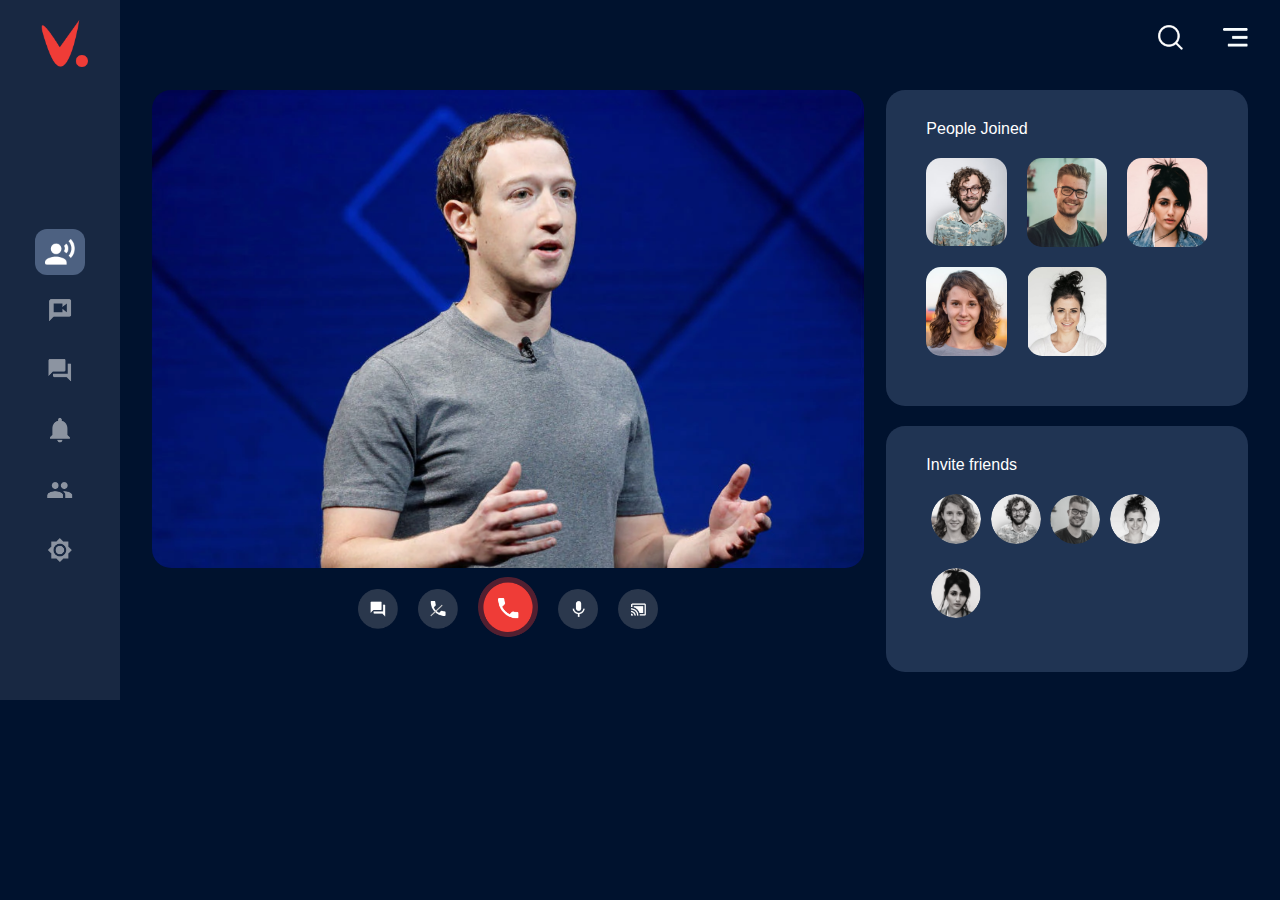
<file: Video Confernce/index.html>
<!DOCTYPE html>
<html lang="en">
<head>
    <meta charset="UTF-8">
    <meta http-equiv="X-UA-Compatible" content="IE=edge">
    <meta name="viewport" content="width=device-width, initial-scale=1.0">
    <title>V  meet- Video conferencing website</title>
    <link rel="stylesheet" href="style.css">
</head>
<body>
    <div class="header">
        <nav>
            <img src="images/logo.png" class="logo">
            <ul>
                <li><img src="images/live.png" class="active"></li>
                <li><img src="images/video.png"></li>
                <li><img src="images/message.png"></li>
                <li><img src="images/notification.png"></li>
                <li><img src="images/users.png"></li>
                <li><img src="images/setting.png"></li>
            </ul>
        </nav>
        <div class="container">
            <div class="top-icons">
                <img src="images/search.png">
                <img src="images/menu.png">
            </div>
            <div class="row">
                <div class="col-1">
                    <img src="images/image.png" class="host-img">
                    <div class="controls">
                        <img src="images/chat.png">
                        <img src="images/disconnect.png">
                        <a href=""><img src="images/call.png" class="call-icon"></a>
                        <img src="images/mic.png">
                        <img src="images/cast.png">
                    </div>
                </div>
                <div class="col-2">
                    <div class="joined">
                        <p>People Joined</p>
                        <div>
                          <img src="images/people-1.png">
                        <img src="images/people-2.png">
                        <img src="images/people-3.png">
                        <img src="images/people-4.png">
                        <img src="images/people-5.png">  
                        </div>
                        
                    </div>
                    <div class="invite">
                        <p>Invite friends</p>
                        <div>
                            <img src="images/user-1.png">
                            <img src="images/user-2.png">
                            <img src="images/user-3.png">
                            <img src="images/user-4.png">
                            <img src="images/user-5.png">
                        </div>
                    </div>
                </div>
            </div>
        </div>
    </div>
    
</body>
</html>
</file>
<file: Video Confernce/style.css>
*{
    margin: 0;
    padding: 0;
    box-sizing: border-box;
    font-family: 'poopins', sans-serif;
    color: #fff;
}
body{
    background: #00122e;
}
.header{
    width: 100%;
    height: 100vh;
    background: #00122e;
    position: relative;
}
nav{
    position: absolute;
    top: 0;
    left: 0;
    bottom: 0;
    height: 100%;
    background: #182842;
    width: 120px;
    padding: 10px 0;
    height: 700px;
    position: block;
}
nav .logo{
    width: 56px;
    display: block;
    margin: auto;
    cursor: pointer;
}
nav ul{
    margin-top: 160px;
}
nav ul li{
    list-style: none;
}
nav ul li img{
    width: 50px;
    display: block;
    margin: 10px auto;
    padding: 10px;
    cursor: pointer;
    opacity: 0.5;
    border-radius: 12px;
    transition: opacity 0.9s, background 0.9s, border-radius 0.9s;
}
nav ul li img:hover{
    opacity: 1;
    background: #4d6181;
    border-radius: 12px;
}
.active{
    opacity: 1;
    background: #4d6181;
}
.container{
    margin-left: 120px;
    padding: 0 2.5%;
}
.top-icons{
    display: flex;
    align-items: center;
    justify-content: flex-end;
    padding: 25px 0;
}
.top-icons img{
    width: 25px;
    margin-left: 40px;
    cursor: pointer;
}
.row{
    margin-top: 15px;
    display: flex;
    justify-content: space-between;
}
.col-1{
    flex-basis: 65%;
}
.col-2{
    flex-basis: 33%;
}
.host-img{
    width: 100%;
    border-radius: 19px;
}
.controls{
    display: flex;
    align-items: center;
    justify-content: center;
}
.controls img{
    width: 40px;
    margin: 5px 10px;
    cursor: pointer;
    transition: transform 0.8s, opacity 0.8s;
}
.controls .call-icon{
    width: 60px;
    opacity: 1;
}
.controls img:hover{
    transform: translateY(-10px);
}
.joined{
    background: #203453;
    border-radius: 19px;
    padding: 30px 40px 50px;
}
.joined div{
    margin-top: 20px;
    display: grid;
    grid-template-columns: auto auto auto;
    grid-gap: 20px;
}
.joined img{
    width: 100%;
    border-radius: 15px;
    cursor: pointer;
    transition: transform 0.8s;
}
.joined img:hover{
    transform: translateY(-6px);
}
.invite{
    background: #203453;
    border-radius: 19px;
    padding: 30px 40px 50px;
    margin-top: 20px;
}
.invite img{
    margin-top: 20px;
    width: 50px;
    margin-left: 5px;
    border-radius: 50%;
    cursor: pointer;
    filter: grayscale(90%);
}
.invite img:hover{
    filter: grayscale(0%);
}
</file>
